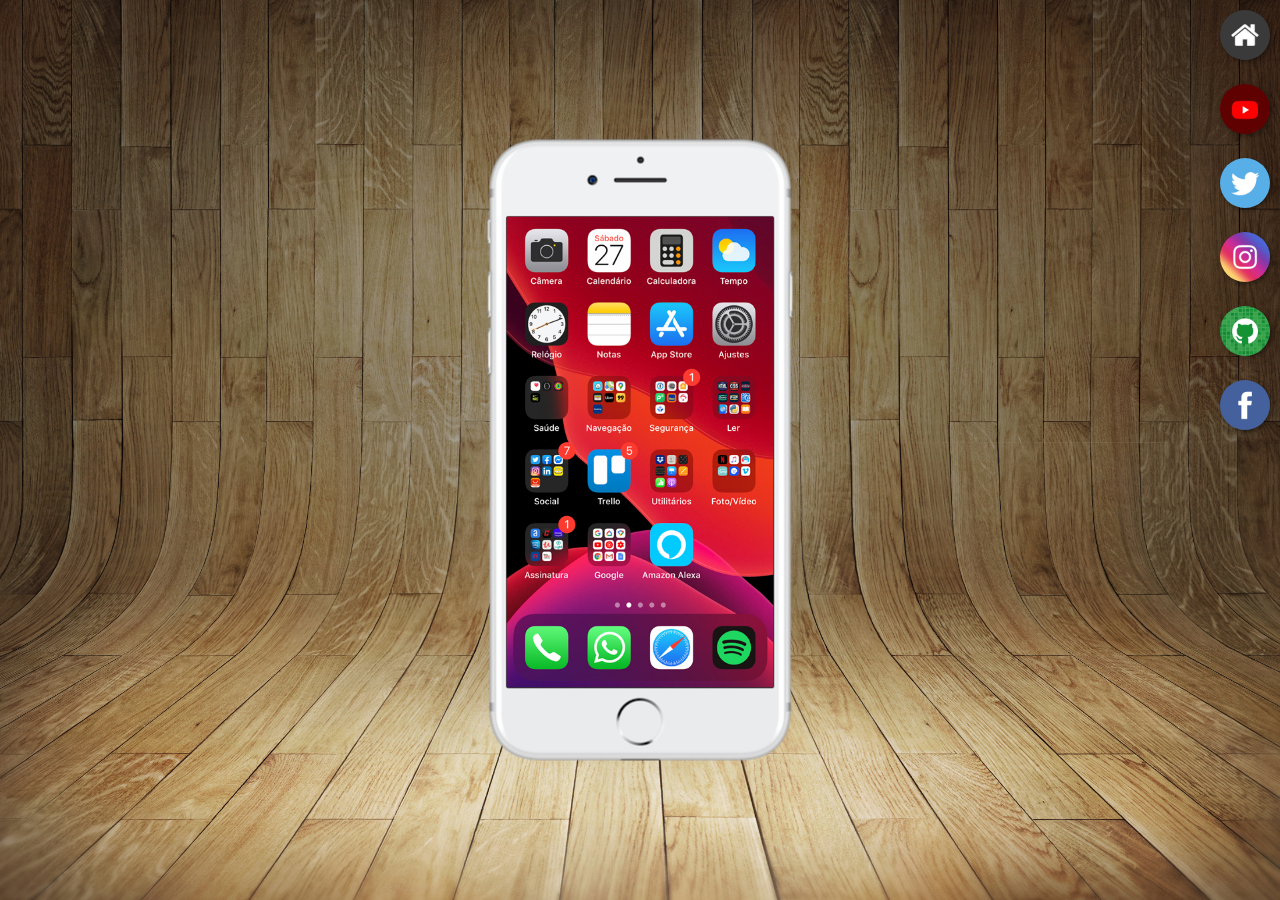
<file: html/index.html>
<!DOCTYPE html>
<html lang="pt-br">
<head>
    <meta charset="UTF-8">
    <meta http-equiv="X-UA-Compatible" content="IE=edge">
    <meta name="viewport" content="width=device-width, initial-scale=1.0">
    <link rel="stylesheet" href="style.css">
    <title>Redes Sociais</title>
</head>
<body>
    <main>
        <section id="telefone">
            <iframe src="home.html" frameborder="0" name="tela" id="tela"></iframe>
        </section>
        <section id="redes-sociais">
            <a href="#" target="tela">
                <img src="../pacote-d013/imagens/logo-home.jpg" alt="home">
            </a><br>
            <a href="#" target="tela">
                <img src="../pacote-d013/imagens/logo-youtube.jpg" alt="Youtube">
            </a><br>
            <a href="#" target="tela">
                <img src="../pacote-d013/imagens/logo-twitter.jpg" alt="logo-twitter">
            </a><br>
            <a href="#" target="tela">
                <img src="../pacote-d013/imagens/logo-instagram.jpg" alt="logo-instagram">
            </a><br>
            <a href="github.html" target="tela">
                <img src="../pacote-d013/imagens/logo-github.jpg" alt="logo-github">
            </a><br>
            <a href="#" target="tela">
                <img src="../pacote-d013/imagens/logo-facebook.jpg" alt="logo-facebook">
            </a>
        </section>
    </main>
</body>
</html>
</file>
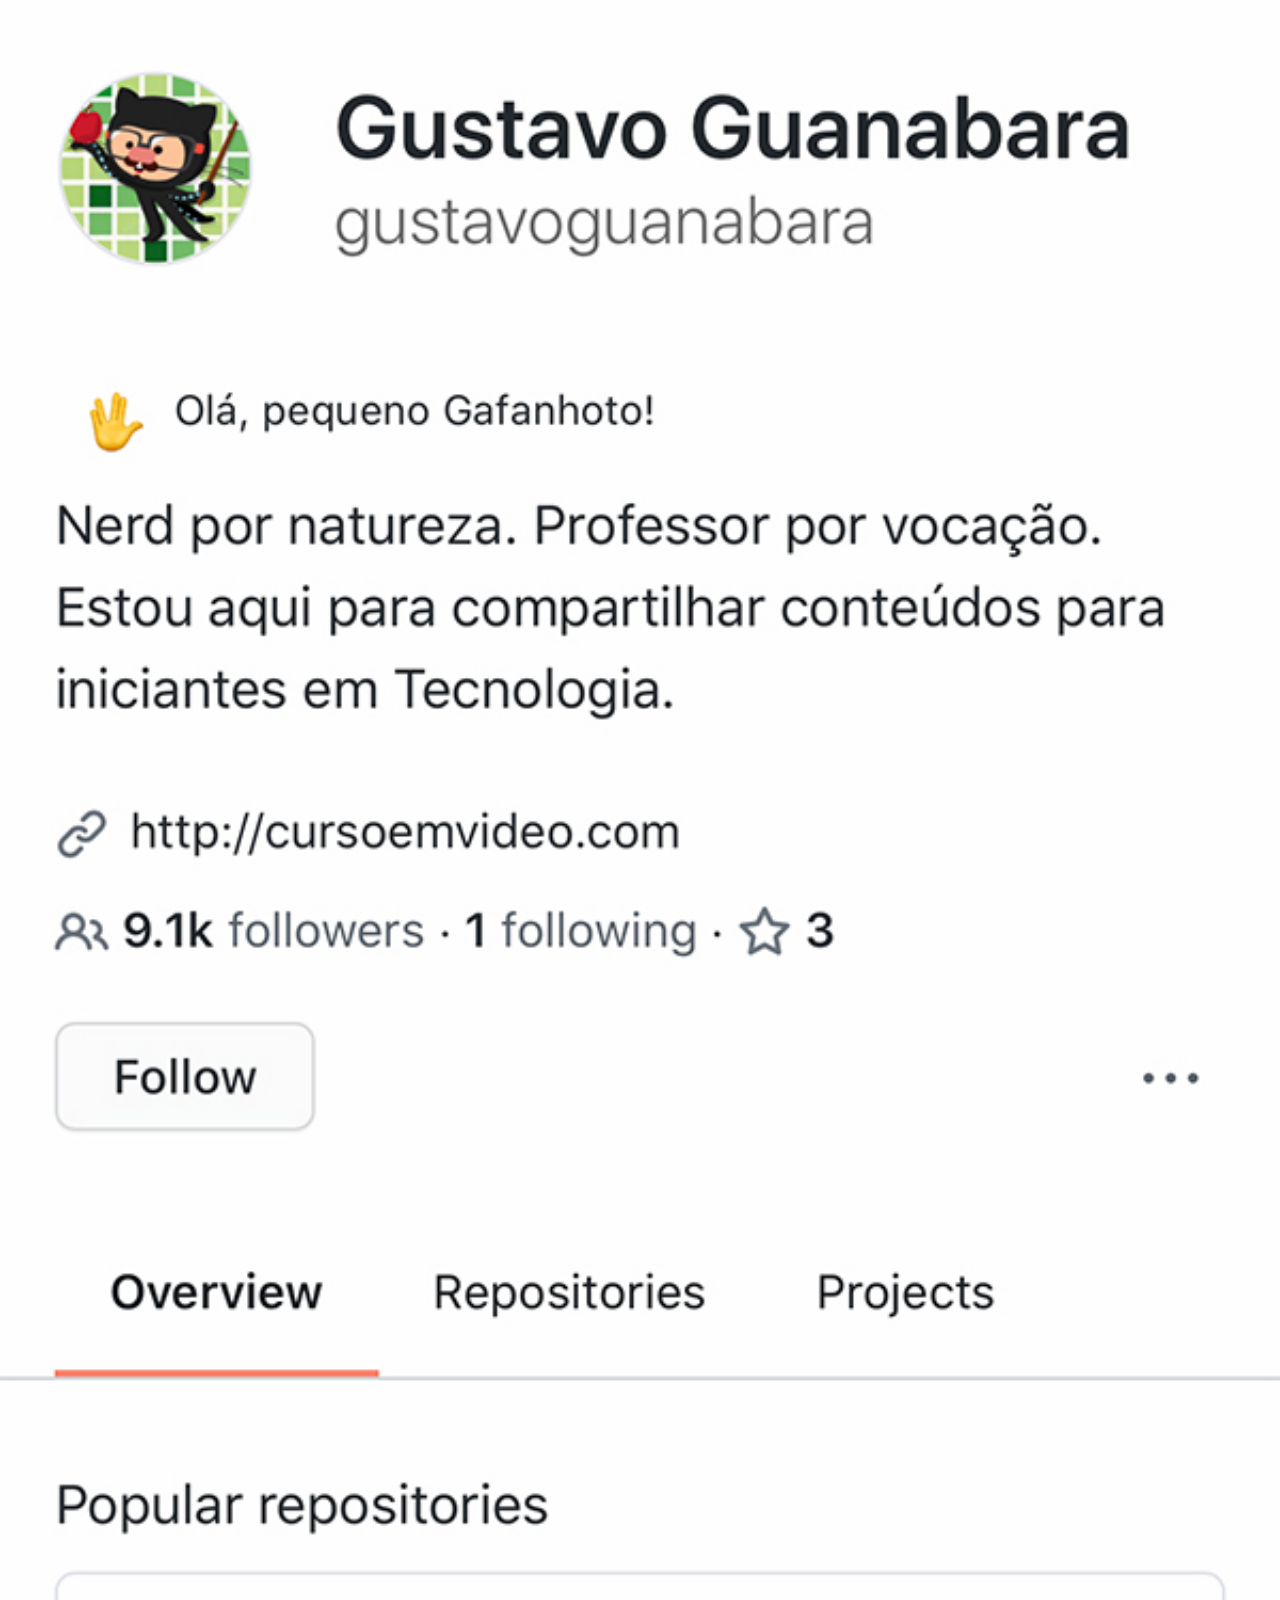
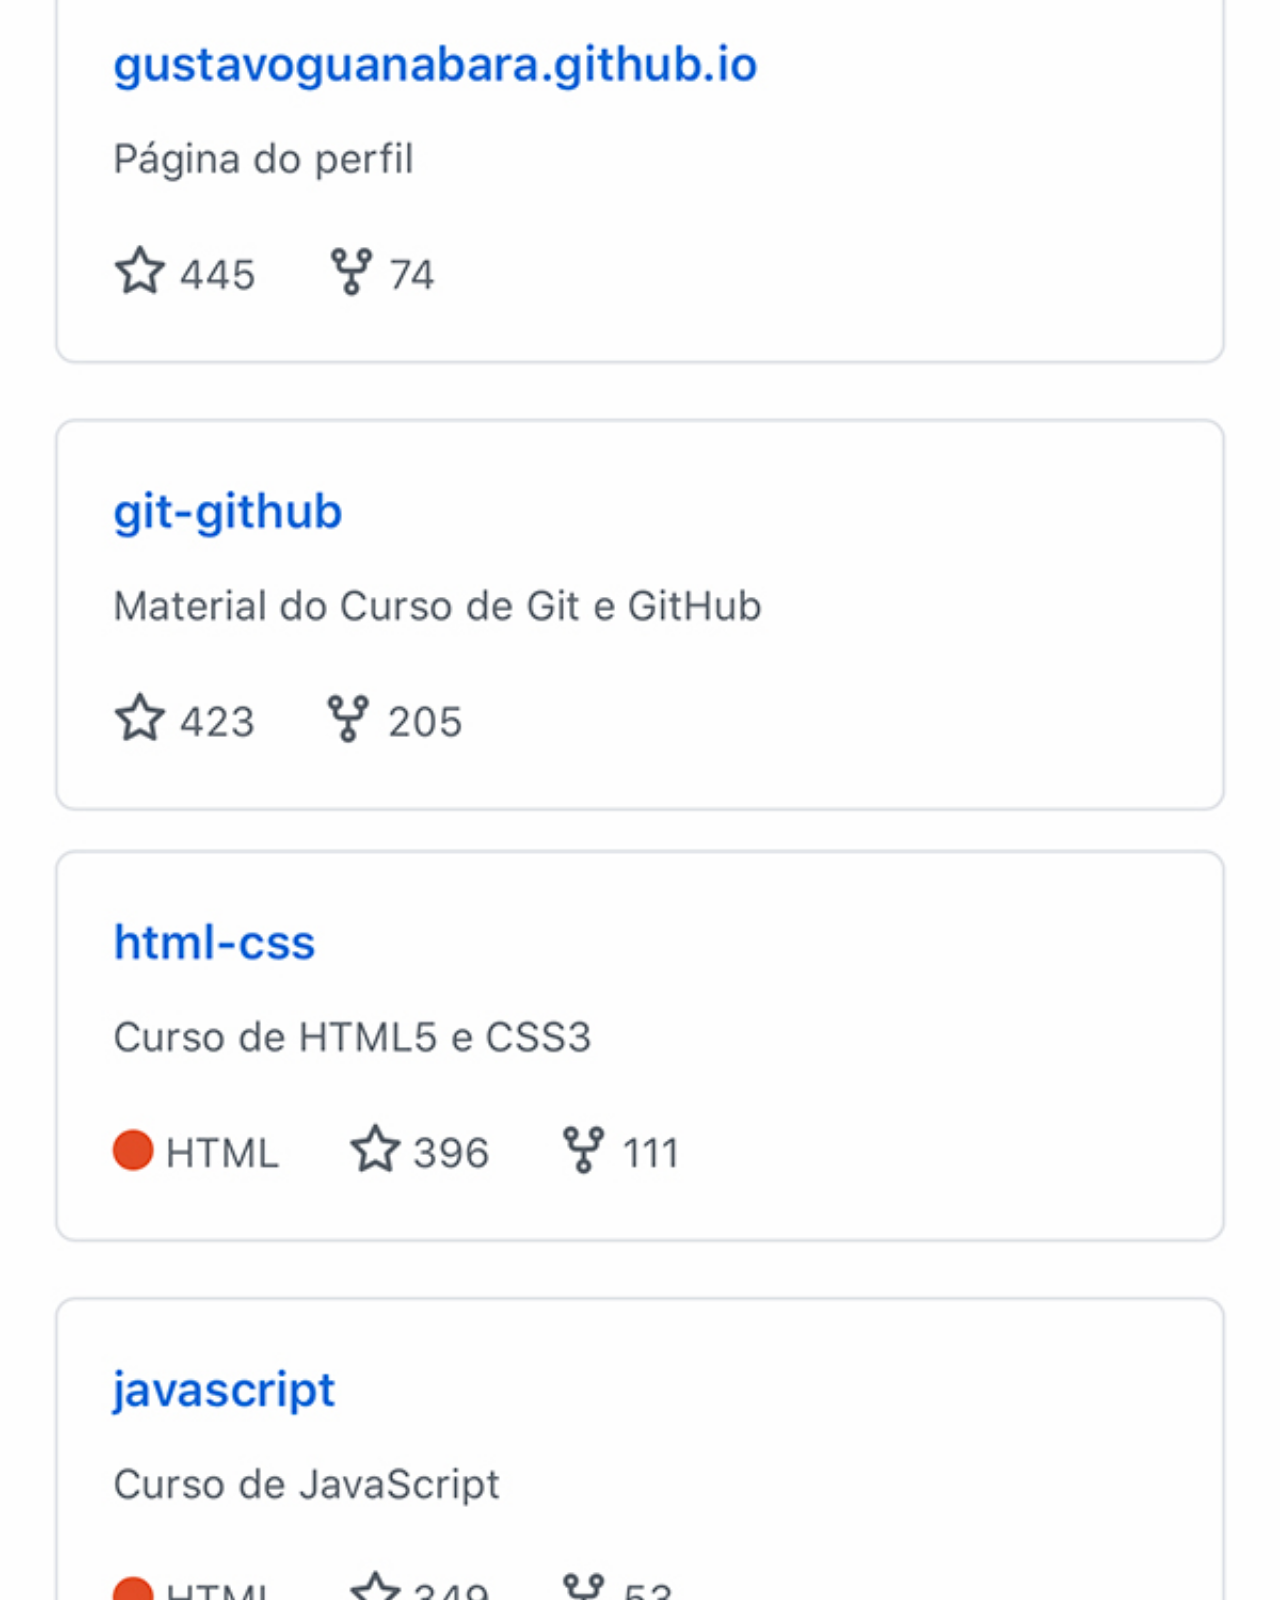
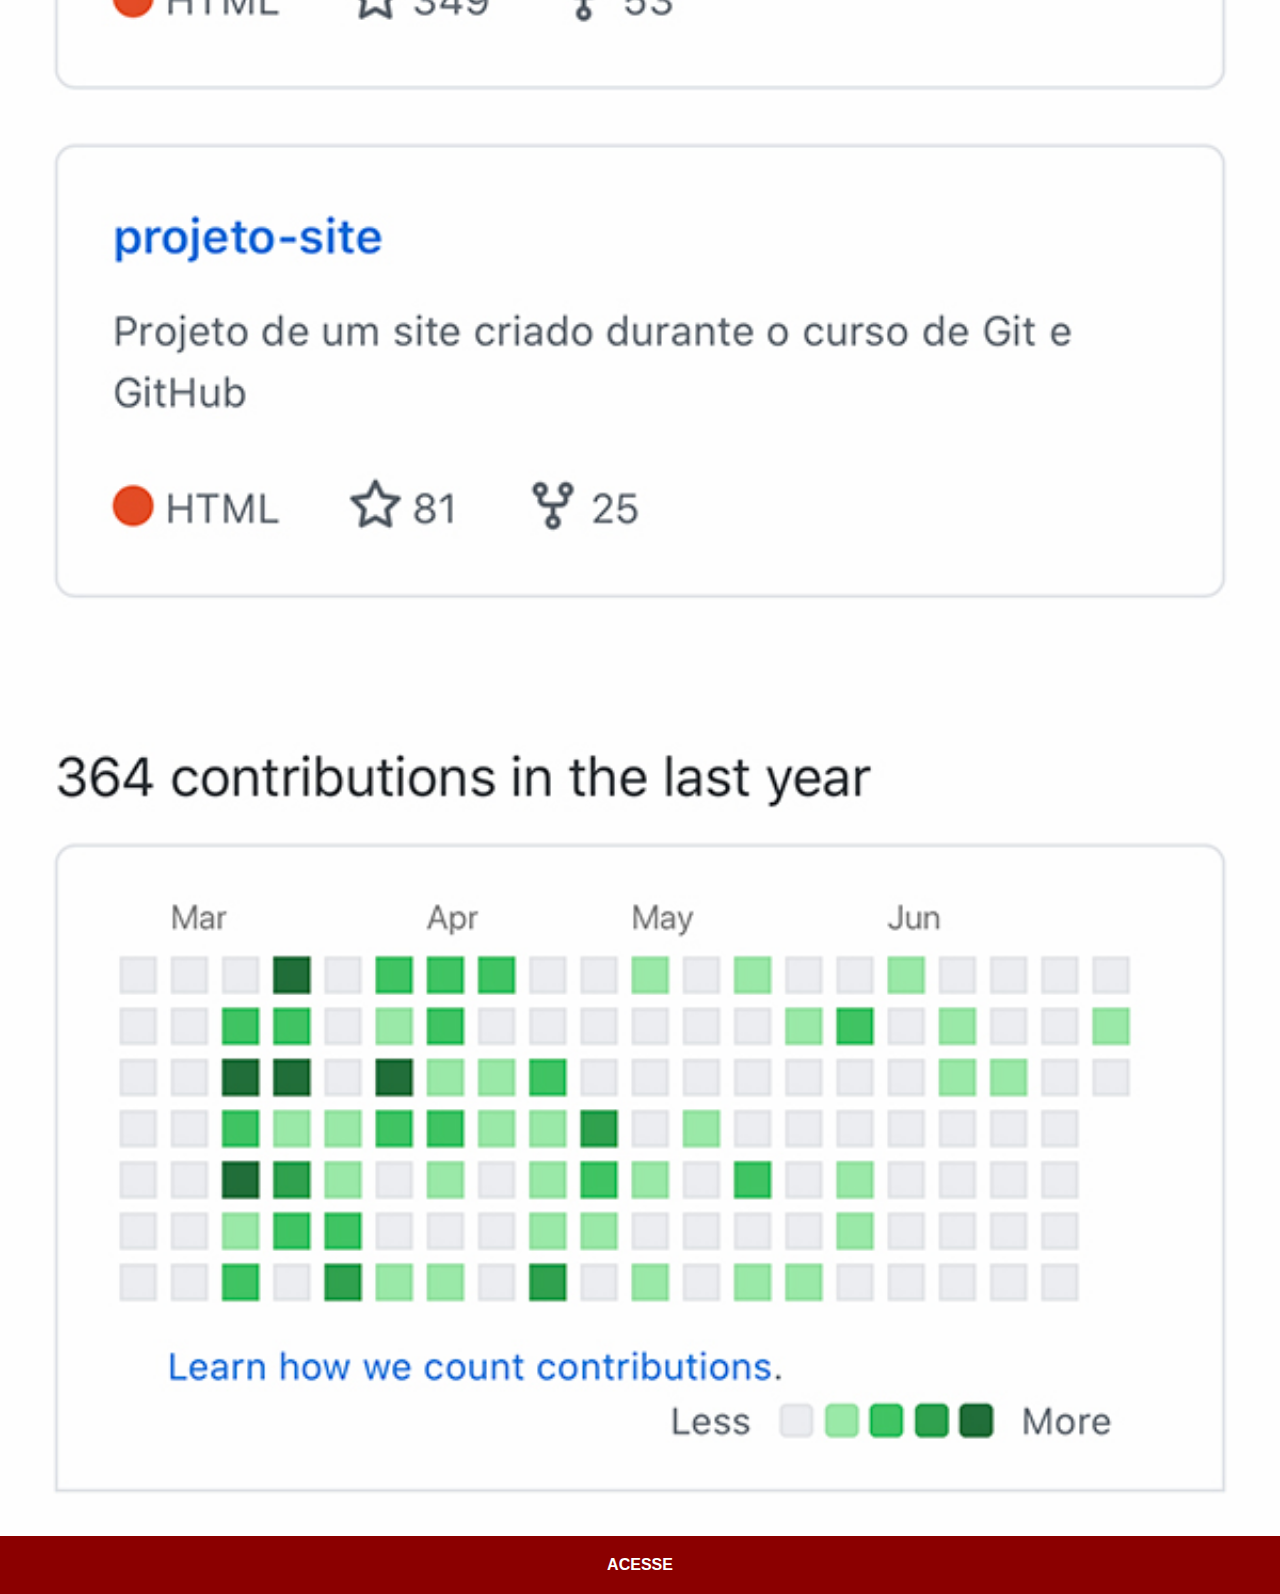
<file: html/github.html>
<!DOCTYPE html>
<html lang="pt-br>
<head>
    <meta charset="UTF-8">
    <meta http-equiv="X-UA-Compatible" content="IE=edge">
    <meta name="viewport" content="width=device-width, initial-scale=1.0">
    <title>Github</title>
    <link rel="stylesheet" href="social.css">
</head>
<body>
    <img src="../pacote-d013/imagens/tela-github.jpg" alt="tela-github">
    <a href="https://github.com/" target="_blank">ACESSE</a>
</body>
</html>
</file>
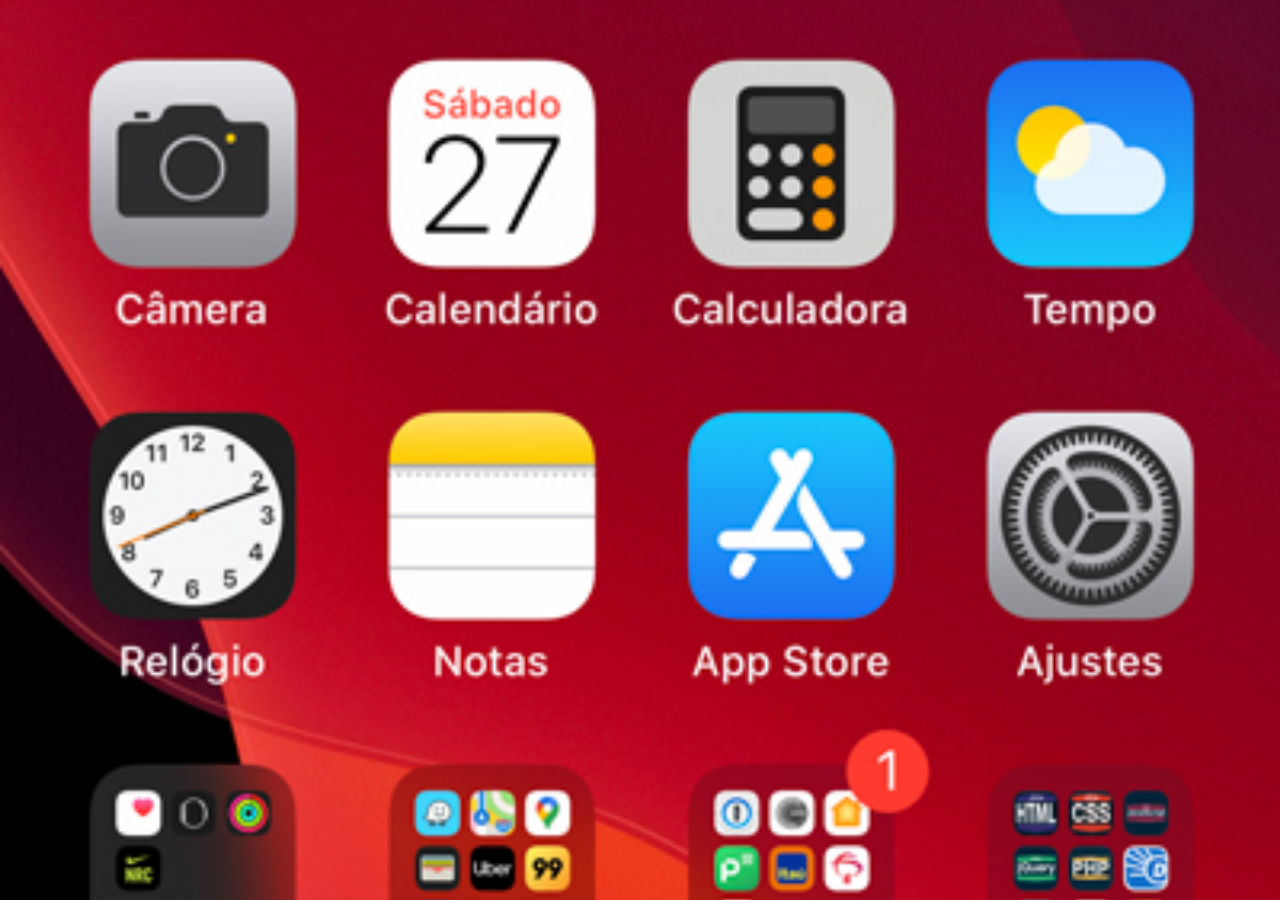
<file: html/home.html>
<!DOCTYPE html>
<html lang="pt-br">
<head>
    <meta charset="UTF-8">
    <meta http-equiv="X-UA-Compatible" content="IE=edge">
    <meta name="viewport" content="width=device-width, initial-scale=1.0">
    <title>Home</title>
</head>
<style>
    *{
        margin: 0px;
        padding: 0px;
    }
    body{
        width: 10vw;
        height: 100vh;
        background: black url('../pacote-d013/imagens/tela-home.jpg')no-repeat top center;
        background-size: cover;
   }
</style>
<body>
    
</body>
</html>
</file>
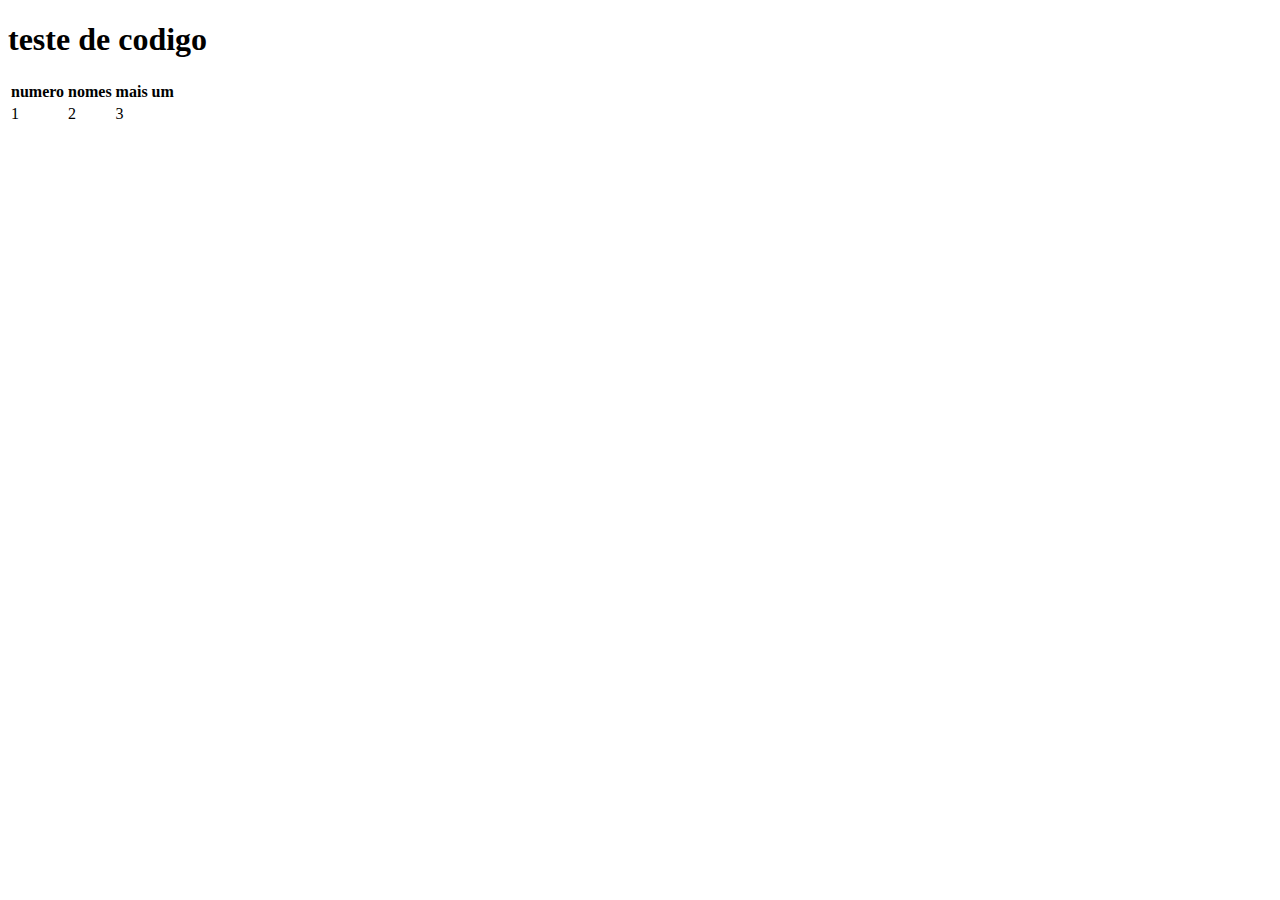
<file: html/primeiro.html>
<!DOCTYPE html>
<html lang="pt-br">
<head>
    <meta charset="UTF-8">
    <meta http-equiv="X-UA-Compatible" content="IE=edge">
    <meta name="viewport" content="width=device-width, initial-scale=1.0">
    <title>Document</title>
</head>
<body>
    <div>
        <h1>teste de codigo</h1>
        <table>
            <thead>
                <tr>
                    <th>numero</th>
                    <th>nomes</th>
                    <th>mais um</th>
                </tr>
            </thead>
            <tbody>
                <tr>
                    <td>1</td>
                    <td>2</td>
                    <td>3</td>
                </tr>
            </tbody>
        </table>
    </div>
</body>
</html>
</file>
<file: html/style.css>
*{
    margin: 0px;
    padding: 0px;
    font-family: Arial, Helvetica, sans-serif;
}

html, body {
    height: 100vh;
    width: 100vw;
    background-color: black;
}

body{
    background: url('../pacote-d013/imagens/fundo-madeira.jpg')no-repeat top center;
    background-size: cover;
    background-attachment: fixed;
}

main{
    position: relative;
    height: 100vh;
}

section#telefone{
    position: absolute;
    top: 50%;
    left: 50%;
    transform: translate(-50%, -50%);

    height: 627px;
    width: 311px;
    background-color: blue;
    background: url('../pacote-d013/imagens/frame-iphone.png')no-repeat;
}

iframe#tela{
    position: relative;
    top: 80px;
    left: 22px;
    width: 267px;
    height: 471px;
}

section#redes-sociais img{
    width: 50px;
    margin: 10px;
    border-radius: 50%;
    box-shadow: 2px 2px 5px rgba(0, 0, 0, 0.400);
    box-sizing: border-box;
}

section#redes-sociais{
    text-align: right;
}

section#redes-sociais img:hover{
    border: 2px solid rgba(255, 255, 255, 0.6);
    transform: translate(-3px, -3px);
    box-shadow: 5px 5px 10px rgba(0, 0, 0, 0.623);
    transition: 0.5s;
}
</file>
<file: html/social.css>
*{
    margin: 0px;
    padding: 0px;
    font-family: Arial, Helvetica, sans-serif;
}

img{
    width: 100vw;
}

a{
    display: block;
    background-color: darkred;
    color: white;
    padding: 20px;
    text-align: center;
    font-weight: bolder;
    text-decoration: none;

}

a:hover{
    background-color: red;
}
</file>
